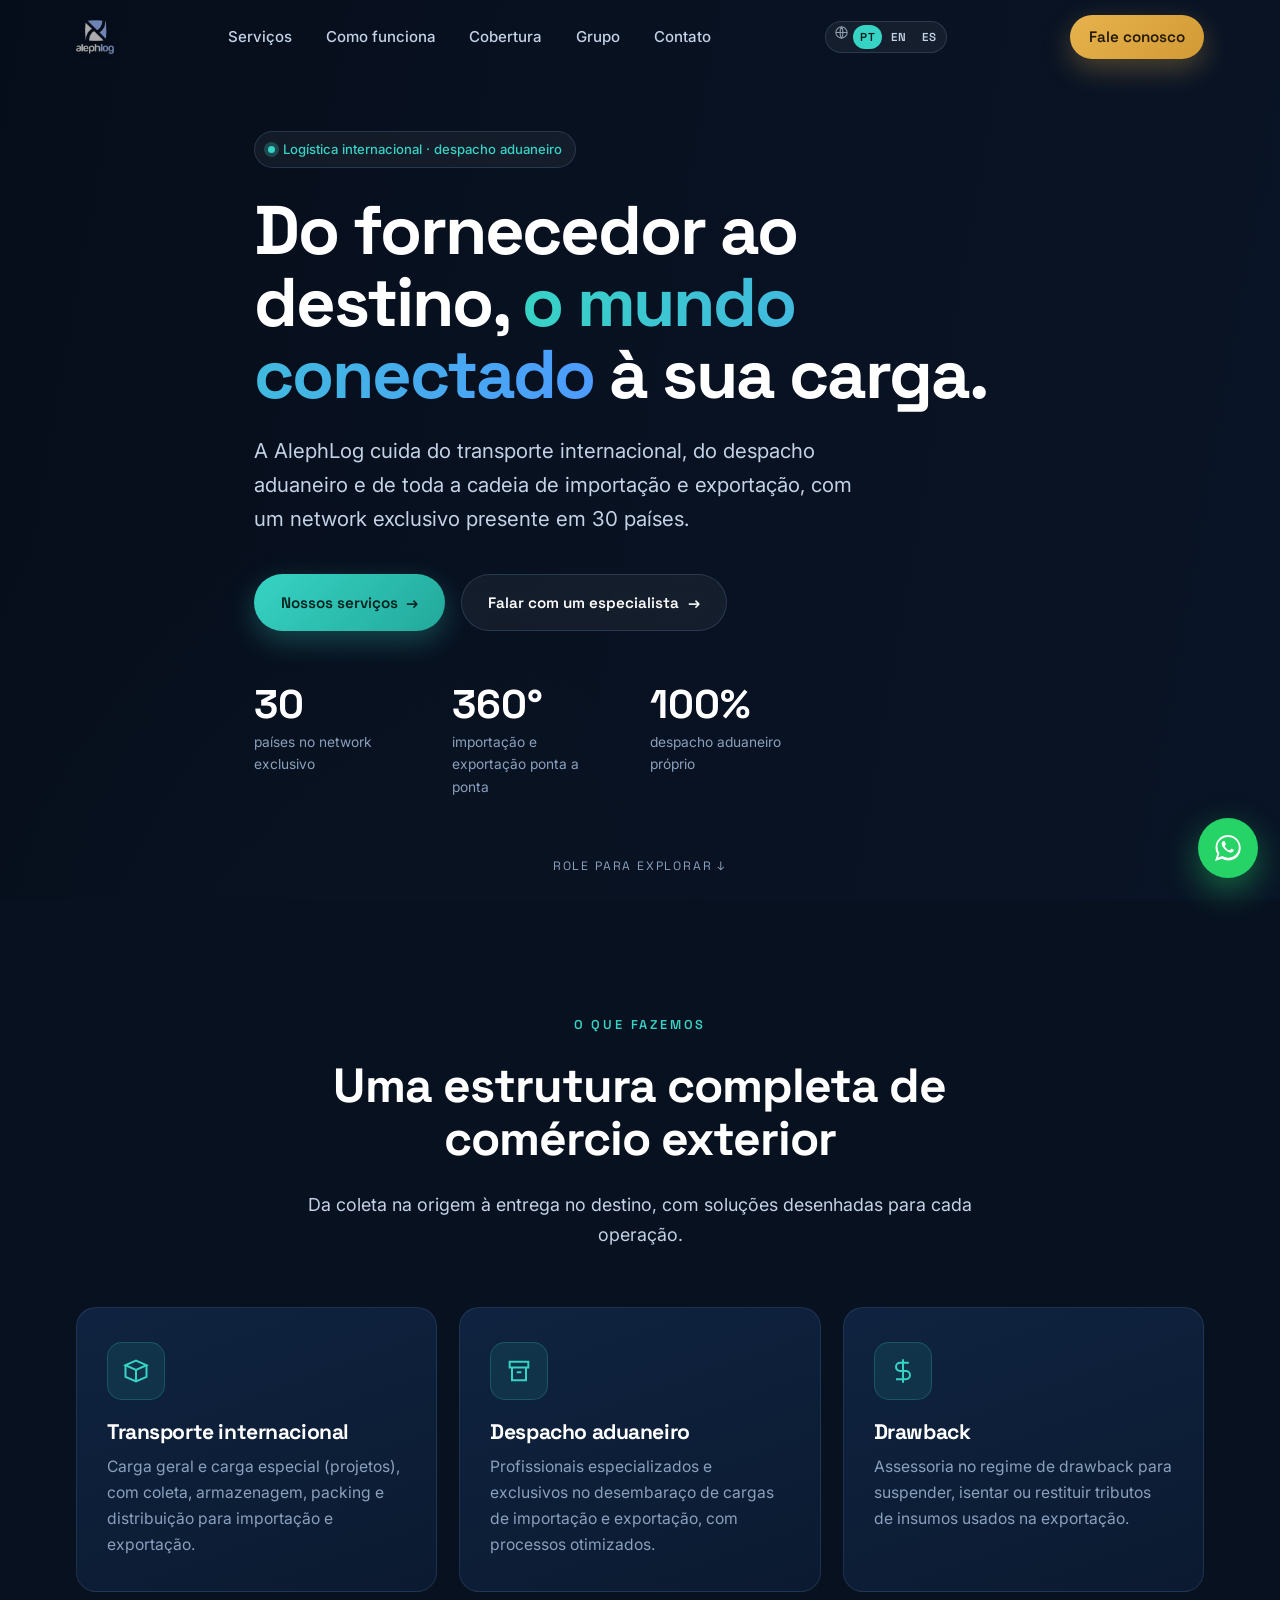
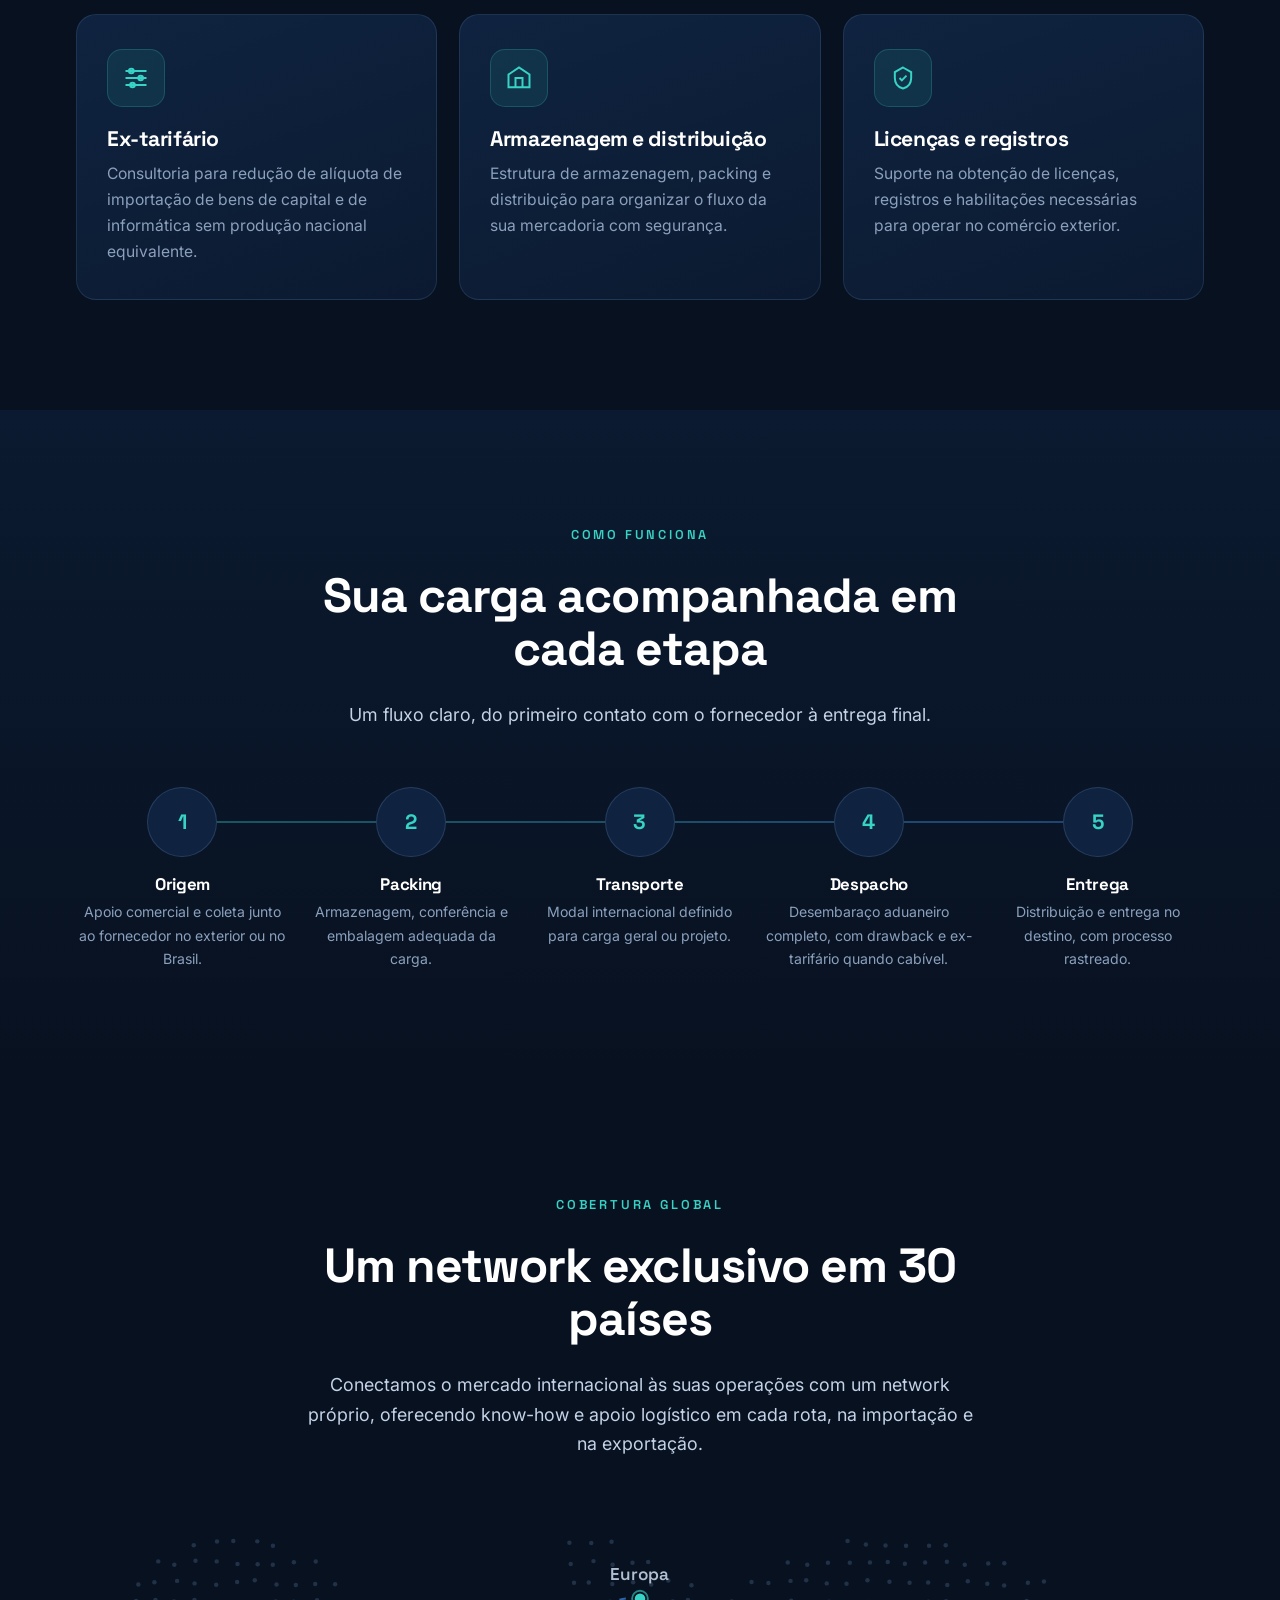
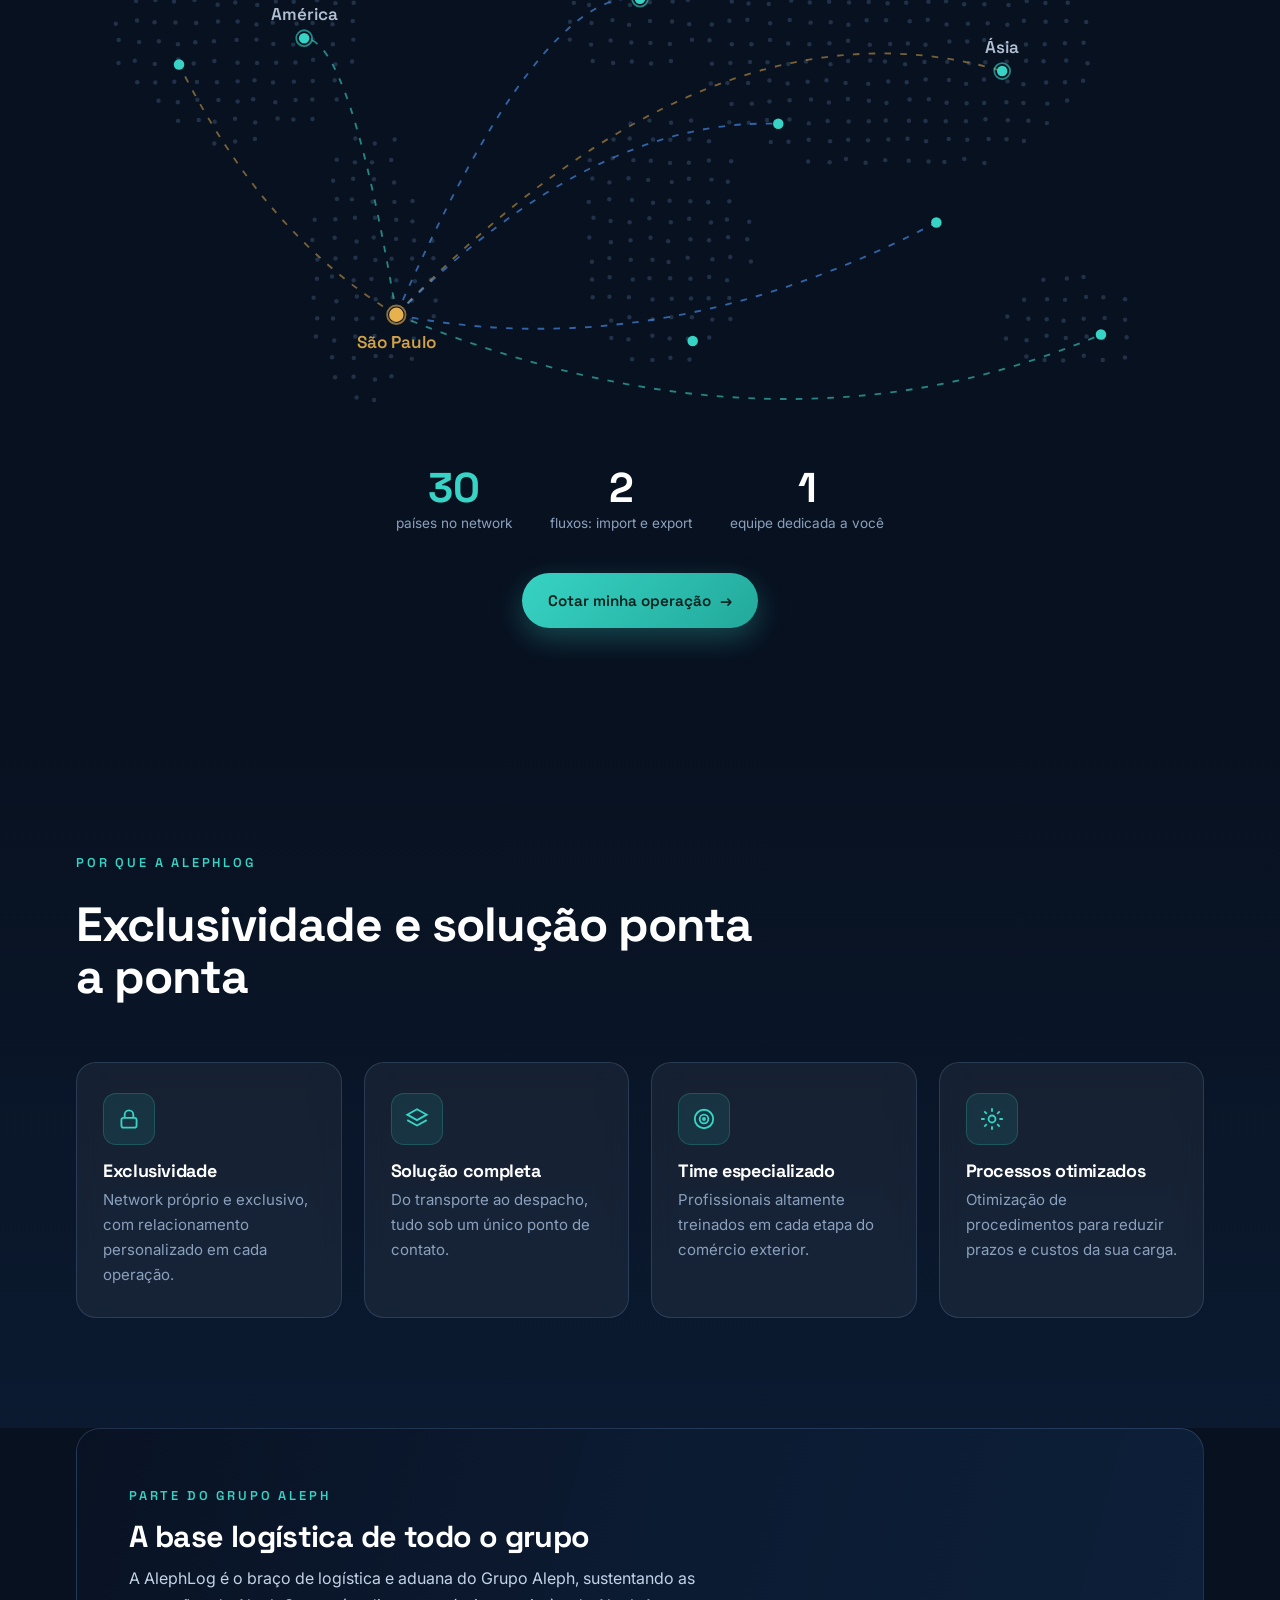
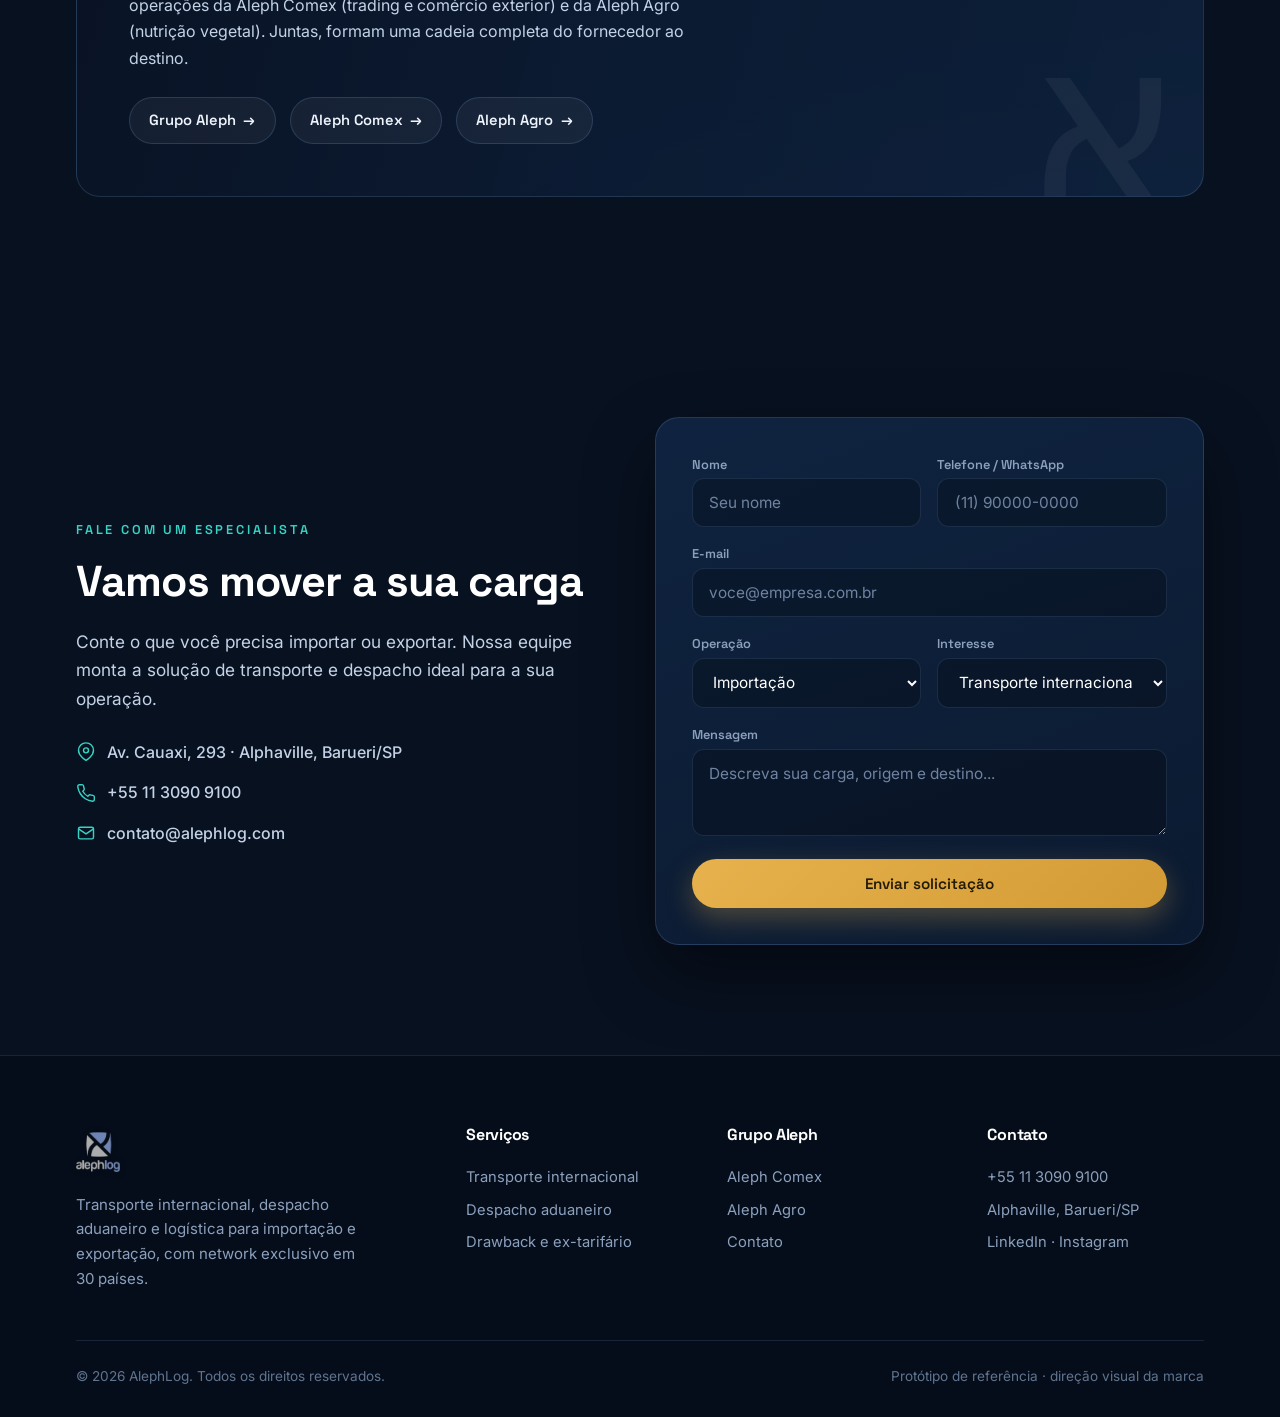
<file: aleph_log_site/index.html>
<!DOCTYPE html>
<html lang="pt-BR">
<head>
<meta charset="UTF-8">
<meta name="viewport" content="width=device-width, initial-scale=1">
<title>AlephLog | Logística internacional e despacho aduaneiro</title>
<meta name="description" content="AlephLog: transporte internacional, despacho aduaneiro, drawback e ex-tarifário, com network exclusivo presente em 30 países. Do fornecedor ao destino.">
<link rel="preconnect" href="https://fonts.googleapis.com">
<link rel="preconnect" href="https://fonts.gstatic.com" crossorigin>
<link href="https://fonts.googleapis.com/css2?family=Space+Grotesk:wght@400;500;600;700&family=Inter:wght@400;500;600;700&display=swap" rel="stylesheet">
<link rel="stylesheet" href="css/styles.css">
</head>
<body>

<!-- NAV -->
<header class="nav" id="nav">
  <div class="nav-in">
    <a class="logo" href="#top" aria-label="AlephLog"><img class="logo-img" src="[data-uri]" alt="AlephLog"></a>
    <nav class="links">
      <a data-i18n="nav_serv" href="#servicos">Serviços</a>
      <a data-i18n="nav_como" href="#processo">Como funciona</a>
      <a data-i18n="nav_cob" href="#cobertura">Cobertura</a>
      <a data-i18n="nav_grupo" href="#grupo">Grupo</a>
      <a data-i18n="nav_contato" href="#contato">Contato</a>
    </nav>
    <div class="langsel" title="Idioma / Language"><svg class="lg-ic" viewBox="0 0 24 24" fill="none" stroke-width="1.7"><circle cx="12" cy="12" r="9"/><path d="M3 12h18M12 3c3 3 3 15 0 18M12 3c-3 3-3 15 0 18"/></svg><button data-lang="pt">PT</button><button data-lang="en">EN</button><button data-lang="es">ES</button></div>
    <a data-i18n="nav_cta" class="btn btn-gold" href="#contato">Fale conosco</a>
    <button class="burger" id="burger" aria-label="Menu"><span></span><span></span><span></span></button>
  </div>
</header>

<!-- HERO -->
<section class="hero" id="top">
  <div class="hero-map">
    <svg viewBox="0 0 1200 700" preserveAspectRatio="xMidYMid slice">
      <path class="arc" d="M180,430 C400,180 700,180 980,300"/>
      <path class="arc b" d="M200,470 C500,560 800,520 1010,360"/>
      <path class="arc c" d="M150,380 C450,300 760,420 1000,240"/>
      <path class="arc b" d="M260,500 C520,360 760,300 960,420"/>
      <g><circle class="pulse" cx="180" cy="430" r="5"/><circle class="pulse-ring" cx="180" cy="430" r="5"/></g>
      <g><circle class="pulse" cx="980" cy="300" r="5"/><circle class="pulse-ring" cx="980" cy="300" r="5"/></g>
      <g><circle class="pulse" cx="1010" cy="360" r="4"/><circle class="pulse-ring" cx="1010" cy="360" r="4"/></g>
      <g><circle class="pulse" cx="1000" cy="240" r="4"/><circle class="pulse-ring" cx="1000" cy="240" r="4"/></g>
      <circle class="dot-city" cx="150" cy="380" r="3"/><circle class="dot-city" cx="260" cy="500" r="3"/><circle class="dot-city" cx="960" cy="420" r="3"/>
    </svg>
  </div>
  <div class="wrap hero-in">
    <span data-i18n="hero_pill" class="pill reveal in"><span class="d"></span> Logística internacional · despacho aduaneiro</span>
    <h1 data-i18n="hero_h1" class="reveal in">Do fornecedor ao destino, <span class="g">o mundo conectado</span> à sua carga.</h1>
    <p data-i18n="hero_p" class="reveal in d1">A AlephLog cuida do transporte internacional, do despacho aduaneiro e de toda a cadeia de importação e exportação, com um network exclusivo presente em 30 países.</p>
    <div class="cta reveal in d2">
      <a data-i18n="hero_b1" class="btn btn-cyan" href="#servicos">Nossos serviços <span class="arw">→</span></a>
      <a data-i18n="hero_b2" class="btn btn-glass" href="#contato">Falar com um especialista <span class="arw">→</span></a>
    </div>
    <div class="hero-stats reveal in d3">
      <div class="hstat"><b data-count="30">30</b><span data-i18n="hero_s1">países no network exclusivo</span></div>
      <div class="hstat"><b>360°</b><span data-i18n="hero_s2">importação e exportação ponta a ponta</span></div>
      <div class="hstat"><b>100%</b><span data-i18n="hero_s3">despacho aduaneiro próprio</span></div>
    </div>
  </div>
  <div data-i18n="scrollcue" class="scroll-cue">role para explorar ↓</div>
</section>

<!-- SERVICES -->
<section class="sec" id="servicos">
  <div class="wrap">
    <div class="sec-head center reveal">
      <span data-i18n="svc_eye" class="eyebrow">O que fazemos</span>
      <h2 data-i18n="svc_h2">Uma estrutura completa de comércio exterior</h2>
      <p data-i18n="svc_p">Da coleta na origem à entrega no destino, com soluções desenhadas para cada operação.</p>
    </div>
    <div class="svc-grid">
      <div class="svc reveal">
        <div class="ic"><svg viewBox="0 0 24 24"><path d="M3 7l9-4 9 4-9 4-9-4z"/><path d="M3 7v10l9 4 9-4V7"/><path d="M12 11v10"/></svg></div>
        <h3 data-i18n="svc1_t">Transporte internacional</h3>
        <p data-i18n="svc1_d">Carga geral e carga especial (projetos), com coleta, armazenagem, packing e distribuição para importação e exportação.</p>
      </div>
      <div class="svc reveal">
        <div class="ic"><svg viewBox="0 0 24 24"><path d="M4 4h16v5H4z"/><path d="M6 9v11h12V9"/><path d="M10 13h4"/></svg></div>
        <h3 data-i18n="svc2_t">Despacho aduaneiro</h3>
        <p data-i18n="svc2_d">Profissionais especializados e exclusivos no desembaraço de cargas de importação e exportação, com processos otimizados.</p>
      </div>
      <div class="svc reveal">
        <div class="ic"><svg viewBox="0 0 24 24"><path d="M12 2v20"/><path d="M17 5H9.5a3.5 3.5 0 0 0 0 7h5a3.5 3.5 0 0 1 0 7H6"/></svg></div>
        <h3 data-i18n="svc3_t">Drawback</h3>
        <p data-i18n="svc3_d">Assessoria no regime de drawback para suspender, isentar ou restituir tributos de insumos usados na exportação.</p>
      </div>
      <div class="svc reveal">
        <div class="ic"><svg viewBox="0 0 24 24"><path d="M3 6h18M3 12h18M3 18h18"/><circle cx="8" cy="6" r="2"/><circle cx="16" cy="12" r="2"/><circle cx="9" cy="18" r="2"/></svg></div>
        <h3 data-i18n="svc4_t">Ex-tarifário</h3>
        <p data-i18n="svc4_d">Consultoria para redução de alíquota de importação de bens de capital e de informática sem produção nacional equivalente.</p>
      </div>
      <div class="svc reveal">
        <div class="ic"><svg viewBox="0 0 24 24"><path d="M3 9l9-6 9 6v11H3z"/><path d="M9 20v-8h6v8"/></svg></div>
        <h3 data-i18n="svc5_t">Armazenagem e distribuição</h3>
        <p data-i18n="svc5_d">Estrutura de armazenagem, packing e distribuição para organizar o fluxo da sua mercadoria com segurança.</p>
      </div>
      <div class="svc reveal">
        <div class="ic"><svg viewBox="0 0 24 24"><path d="M9 12l2 2 4-4"/><path d="M12 3l7 4v5c0 5-3 8-7 9-4-1-7-4-7-9V7z"/></svg></div>
        <h3 data-i18n="svc6_t">Licenças e registros</h3>
        <p data-i18n="svc6_d">Suporte na obtenção de licenças, registros e habilitações necessárias para operar no comércio exterior.</p>
      </div>
    </div>
  </div>
</section>

<!-- PROCESS -->
<section class="sec process" id="processo">
  <div class="wrap">
    <div class="sec-head center reveal">
      <span data-i18n="proc_eye" class="eyebrow">Como funciona</span>
      <h2 data-i18n="proc_h2">Sua carga acompanhada em cada etapa</h2>
      <p data-i18n="proc_p">Um fluxo claro, do primeiro contato com o fornecedor à entrega final.</p>
    </div>
    <div class="flow">
      <div class="step reveal"><div class="num">1</div><h4 data-i18n="st1_t">Origem</h4><p data-i18n="st1_d">Apoio comercial e coleta junto ao fornecedor no exterior ou no Brasil.</p></div>
      <div class="step reveal d1"><div class="num">2</div><h4 data-i18n="st2_t">Packing</h4><p data-i18n="st2_d">Armazenagem, conferência e embalagem adequada da carga.</p></div>
      <div class="step reveal d2"><div class="num">3</div><h4 data-i18n="st3_t">Transporte</h4><p data-i18n="st3_d">Modal internacional definido para carga geral ou projeto.</p></div>
      <div class="step reveal d3"><div class="num">4</div><h4 data-i18n="st4_t">Despacho</h4><p data-i18n="st4_d">Desembaraço aduaneiro completo, com drawback e ex-tarifário quando cabível.</p></div>
      <div class="step reveal d4"><div class="num">5</div><h4 data-i18n="st5_t">Entrega</h4><p data-i18n="st5_d">Distribuição e entrega no destino, com processo rastreado.</p></div>
    </div>
  </div>
</section>

<!-- COVERAGE -->
<section class="sec" id="cobertura">
  <div class="wrap">
    <div class="sec-head center reveal">
      <span data-i18n="cov_eye" class="eyebrow">Cobertura global</span>
      <h2 data-i18n="cov_h2">Um network exclusivo em 30 países</h2>
      <p data-i18n="cov_p">Conectamos o mercado internacional às suas operações com um network próprio, oferecendo know-how e apoio logístico em cada rota, na importação e na exportação.</p>
    </div>
    <div class="worldmap-wrap reveal">
      <svg id="worldmap" viewBox="95 58 820 392" preserveAspectRatio="xMidYMid meet" aria-label="Mapa da cobertura global da AlephLog">
        <g id="wm-dots"></g>
        <g id="wm-arcs">
          <path class="wm-arc" d="M320,360 Q285,150 250,150"/>
          <path class="wm-arc b" d="M320,360 Q430,110 505,120"/>
          <path class="wm-arc g" d="M320,360 Q560,110 780,175"/>
          <path class="wm-arc b" d="M320,360 Q470,210 610,215"/>
          <path class="wm-arc" d="M320,360 Q610,480 855,375"/>
          <path class="wm-arc g" d="M320,360 Q220,300 155,170"/>
          <path class="wm-arc b" d="M320,360 Q520,400 730,290"/>
        </g>
        <g id="wm-hubs">
          <circle class="wm-ring sp" cx="320" cy="360" r="7"/><circle class="wm-hub sp" cx="320" cy="360" r="5.5"/>
          <circle class="wm-ring" cx="250" cy="150" r="6"/><circle class="wm-hub" cx="250" cy="150" r="4"/>
          <circle class="wm-ring" cx="505" cy="120" r="6"/><circle class="wm-hub" cx="505" cy="120" r="4"/>
          <circle class="wm-ring" cx="780" cy="175" r="6"/><circle class="wm-hub" cx="780" cy="175" r="4"/>
          <circle class="wm-hub" cx="610" cy="215" r="4"/>
          <circle class="wm-hub" cx="855" cy="375" r="4"/>
          <circle class="wm-hub" cx="155" cy="170" r="4"/>
          <circle class="wm-hub" cx="545" cy="380" r="4"/>
          <circle class="wm-hub" cx="730" cy="290" r="4"/>
        </g>
        <g id="wm-labels">
          <text class="wm-lab sp" x="320" y="385">São Paulo</text>
          <text data-i18n="map_america" class="wm-lab" x="250" y="136">América</text>
          <text data-i18n="map_europa" class="wm-lab" x="505" y="106">Europa</text>
          <text data-i18n="map_asia" class="wm-lab" x="780" y="161">Ásia</text>
        </g>
      </svg>
    </div>
    <div class="cover-stats" style="justify-content:center;text-align:center">
      <div><b class="u" data-count="30">30</b><span data-i18n="cs1">países no network</span></div>
      <div><b data-count="2">2</b><span data-i18n="cs2">fluxos: import e export</span></div>
      <div><b>1</b><span data-i18n="cs3">equipe dedicada a você</span></div>
    </div>
    <div style="text-align:center;margin-top:2.4rem"><a data-i18n="cov_cta" class="btn btn-cyan" href="#contato">Cotar minha operação <span class="arw">→</span></a></div>
  </div>
</section>

<!-- DIFFERENTIALS -->
<section class="sec diff" id="diferenciais">
  <div class="wrap">
    <div class="sec-head reveal">
      <span data-i18n="diff_eye" class="eyebrow">Por que a AlephLog</span>
      <h2 data-i18n="diff_h2">Exclusividade e solução ponta a ponta</h2>
    </div>
    <div class="diff-grid">
      <div class="dcard reveal"><div class="ic"><svg viewBox="0 0 24 24"><rect x="5" y="11" width="14" height="9" rx="2"/><path d="M8 11V8a4 4 0 0 1 8 0v3"/></svg></div><h4 data-i18n="d1_t">Exclusividade</h4><p data-i18n="d1_d">Network próprio e exclusivo, com relacionamento personalizado em cada operação.</p></div>
      <div class="dcard reveal d1"><div class="ic"><svg viewBox="0 0 24 24"><path d="M12 3l9 5-9 5-9-5 9-5z"/><path d="M3 13l9 5 9-5"/></svg></div><h4 data-i18n="d2_t">Solução completa</h4><p data-i18n="d2_d">Do transporte ao despacho, tudo sob um único ponto de contato.</p></div>
      <div class="dcard reveal d2"><div class="ic"><svg viewBox="0 0 24 24"><circle cx="12" cy="12" r="8.5"/><circle cx="12" cy="12" r="4"/><circle cx="12" cy="12" r="1"/></svg></div><h4 data-i18n="d3_t">Time especializado</h4><p data-i18n="d3_d">Profissionais altamente treinados em cada etapa do comércio exterior.</p></div>
      <div class="dcard reveal d3"><div class="ic"><svg viewBox="0 0 24 24"><circle cx="12" cy="12" r="3.2"/><path d="M12 2v3.2M12 18.8V22M2 12h3.2M18.8 12H22M4.9 4.9l2.3 2.3M16.8 16.8l2.3 2.3M19.1 4.9l-2.3 2.3M7.2 16.8l-2.3 2.3"/></svg></div><h4 data-i18n="d4_t">Processos otimizados</h4><p data-i18n="d4_d">Otimização de procedimentos para reduzir prazos e custos da sua carga.</p></div>
    </div>
  </div>
</section>

<!-- GROUP -->
<section class="sec" id="grupo" style="padding-top:0">
  <div class="wrap">
    <div class="group-band reveal">
      <span data-i18n="grp_eye" class="eyebrow">Parte do Grupo Aleph</span>
      <h2 data-i18n="grp_h2" style="margin-top:.4em">A base logística de todo o grupo</h2>
      <p data-i18n="grp_p">A AlephLog é o braço de logística e aduana do Grupo Aleph, sustentando as operações da Aleph Comex (trading e comércio exterior) e da Aleph Agro (nutrição vegetal). Juntas, formam uma cadeia completa do fornecedor ao destino.</p>
      <div class="group-links"><a class="glink" href="../grupo_aleph_site/index.html" target="_blank" rel="noopener">Grupo Aleph <span class="arw">→</span></a>
        <a class="glink" href="../aleph_comex_site/index.html" target="_blank" rel="noopener">Aleph Comex <span class="arw">→</span></a>
        <a class="glink" href="../aleph_agro_site/index.html" target="_blank" rel="noopener">Aleph Agro <span class="arw">→</span></a>
      </div>
    </div>
  </div>
</section>

<!-- CONTACT -->
<section class="sec contact" id="contato">
  <div class="wrap contact-in">
    <div class="reveal">
      <span data-i18n="con_eye" class="eyebrow">Fale com um especialista</span>
      <h2 data-i18n="con_h2">Vamos mover a sua carga</h2>
      <p data-i18n="con_p" style="color:var(--soft);font-size:1.08rem">Conte o que você precisa importar ou exportar. Nossa equipe monta a solução de transporte e despacho ideal para a sua operação.</p>
      <div class="info">
        <div><svg viewBox="0 0 24 24"><path d="M21 10c0 7-9 12-9 12s-9-5-9-12a9 9 0 0 1 18 0z"/><circle cx="12" cy="10" r="3"/></svg> Av. Cauaxi, 293 · Alphaville, Barueri/SP</div>
        <div><svg viewBox="0 0 24 24"><path d="M22 16.9v3a2 2 0 0 1-2.2 2 19.8 19.8 0 0 1-8.6-3 19.5 19.5 0 0 1-6-6 19.8 19.8 0 0 1-3-8.6A2 2 0 0 1 4.1 2h3a2 2 0 0 1 2 1.7c.1 1 .4 1.9.7 2.8a2 2 0 0 1-.5 2.1L8.1 9.9a16 16 0 0 0 6 6l1.3-1.3a2 2 0 0 1 2.1-.4c.9.3 1.8.6 2.8.7a2 2 0 0 1 1.7 2z"/></svg> +55 11 3090 9100</div>
        <div><svg viewBox="0 0 24 24"><rect x="3" y="5" width="18" height="14" rx="2"/><path d="M3 7l9 6 9-6"/></svg> contato@alephlog.com</div>
      </div>
    </div>
    <form class="quote" id="qform" novalidate>
      <div style="display:grid;grid-template-columns:1fr 1fr;gap:16px">
        <div><label data-i18n="l_nome">Nome</label><input type="text" placeholder="Seu nome" required data-i18n-ph="ph_nome"></div>
        <div><label data-i18n="l_tel">Telefone / WhatsApp</label><input type="tel" placeholder="(11) 90000-0000"></div>
      </div>
      <div><label data-i18n="l_email">E-mail</label><input type="email" placeholder="voce@empresa.com.br" required></div>
      <div style="display:grid;grid-template-columns:1fr 1fr;gap:16px">
        <div><label data-i18n="l_op">Operação</label>
          <select><option data-i18n="opt_imp">Importação</option><option data-i18n="opt_exp">Exportação</option><option data-i18n="opt_impexp">Importação e exportação</option></select>
        </div>
        <div><label data-i18n="l_int">Interesse</label>
          <select><option data-i18n="opt_t1">Transporte internacional</option><option data-i18n="opt_t2">Despacho aduaneiro</option><option data-i18n="opt_t3">Drawback / ex-tarifário</option><option data-i18n="opt_t4">Solução completa</option></select>
        </div>
      </div>
      <div><label data-i18n="l_msg">Mensagem</label><textarea rows="3" placeholder="Descreva sua carga, origem e destino..." data-i18n-ph="ph_msg"></textarea></div>
      <button class="btn btn-gold" type="submit" style="justify-content:center;width:100%" data-i18n="btn_send">Enviar solicitação</button>
      <div data-i18n="okmsg" class="ok-msg" id="ok">✓ Solicitação recebida! Este é um protótipo, nenhum dado foi enviado.</div>
    </form>
  </div>
</section>

<!-- FOOTER -->
<footer>
  <div class="wrap">
    <div class="foot-grid">
      <div class="foot-brand">
        <a class="logo" href="#top"><img class="logo-img foot" src="[data-uri]" alt="AlephLog"></a>
        <p data-i18n="foot_p">Transporte internacional, despacho aduaneiro e logística para importação e exportação, com network exclusivo em 30 países.</p>
      </div>
      <div><h4 data-i18n="foot_serv">Serviços</h4><a data-i18n="foot_l1" href="#servicos">Transporte internacional</a><a data-i18n="foot_l2" href="#servicos">Despacho aduaneiro</a><a data-i18n="foot_l3" href="#servicos">Drawback e ex-tarifário</a></div>
      <div><h4 data-i18n="foot_grp">Grupo Aleph</h4><a href="../aleph_comex_site/index.html" target="_blank" rel="noopener">Aleph Comex</a><a href="../aleph_agro_site/index.html" target="_blank" rel="noopener">Aleph Agro</a><a data-i18n="foot_contato_link" href="#contato">Contato</a></div>
      <div><h4 data-i18n="foot_contato2">Contato</h4><a href="#">+55 11 3090 9100</a><a href="#">Alphaville, Barueri/SP</a><a href="#">LinkedIn · Instagram</a></div>
    </div>
    <div class="foot-bot">
      <span data-i18n="foot_copy">© 2026 AlephLog. Todos os direitos reservados.</span>
      <span data-i18n="foot_proto">Protótipo de referência · direção visual da marca</span>
    </div>
  </div>
</footer>

<a class="wa" href="#" aria-label="WhatsApp" title="WhatsApp"><svg viewBox="0 0 32 32"><path d="M16 3C9 3 3.5 8.5 3.5 15.5c0 2.4.7 4.6 1.8 6.5L3 29l7.2-2.2c1.8 1 3.9 1.6 6 1.6 7 0 12.5-5.5 12.5-12.5S23 3 16 3zm0 22.7c-1.9 0-3.7-.5-5.2-1.4l-.4-.2-4.3 1.3 1.3-4.2-.3-.4a10.2 10.2 0 0 1-1.6-5.6C5.2 9.6 10 5 16 5s10.8 4.6 10.8 10.5S22 25.7 16 25.7zm5.9-7.8c-.3-.2-1.9-1-2.2-1.1-.3-.1-.5-.2-.7.2-.2.3-.8 1-1 1.2-.2.2-.4.2-.7.1-.3-.2-1.4-.5-2.6-1.6-1-.9-1.6-1.9-1.8-2.3-.2-.3 0-.5.1-.7l.5-.6c.2-.2.2-.3.3-.5.1-.2 0-.4 0-.6l-1-2.4c-.3-.6-.5-.5-.7-.5h-.6c-.2 0-.5.1-.8.4-.3.3-1 1-1 2.5s1.1 2.9 1.2 3.1c.2.2 2.1 3.3 5.1 4.6 2.5 1.1 3 .9 3.6.8.5-.1 1.7-.7 1.9-1.4.2-.7.2-1.2.2-1.4-.1-.1-.3-.2-.6-.4z"/></svg></a>

<script src="js/main.js"></script>
</body>
</html>
</file>
<file: aleph_log_site/css/styles.css>
:root {
  --night: #081120;
  --deep: #0b1a30;
  --panel: #0f2340;
  --panel2: #12294a;
  --steel: #1c4470;
  --cyan: #37d3c4;
  --sky: #4d9bff;
  --gold: #e7b24d;
  --ink: #eef4fb;
  --soft: #c3d2e6;
  --muted: #8ba0bd;
  --line: rgba(120, 160, 210, .16);
  --glass: rgba(255, 255, 255, .05);
  --glass-line: rgba(140, 180, 230, .18);
  --radius: 20px;
  --shadow: 0 30px 70px rgba(0, 0, 0, .45);
  --maxw: 1180px;
  --f-head: 'Space Grotesk', system-ui, sans-serif;
  --f-body: 'Inter', system-ui, sans-serif;
}

* {
  box-sizing: border-box;
  margin: 0;
  padding: 0
}

html {
  scroll-behavior: smooth
}

body {
  font-family: var(--f-body);
  color: var(--ink);
  background: var(--night);
  line-height: 1.65;
  -webkit-font-smoothing: antialiased;
  overflow-x: hidden
}

h1,
h2,
h3,
h4 {
  font-family: var(--f-head);
  font-weight: 700;
  line-height: 1.1;
  letter-spacing: -.02em;
  color: #fff
}

a {
  text-decoration: none;
  color: inherit
}

.wrap {
  max-width: var(--maxw);
  margin: 0 auto;
  padding: 0 26px
}

.eyebrow {
  font-family: var(--f-head);
  font-size: .8rem;
  letter-spacing: .22em;
  text-transform: uppercase;
  font-weight: 600;
  color: var(--cyan)
}

.btn {
  position: relative;
  display: inline-flex;
  align-items: center;
  gap: .55em;
  padding: .98em 1.75em;
  border-radius: 999px;
  font-weight: 600;
  font-size: .95rem;
  font-family: var(--f-head);
  cursor: pointer;
  border: 0;
  white-space: nowrap;
  overflow: hidden;
  isolation: isolate;
  transition: transform .4s cubic-bezier(.2, .85, .25, 1), box-shadow .4s, background .3s, color .3s, border-color .3s
}

.btn::before {
  content: "";
  position: absolute;
  inset: 0;
  z-index: 0;
  background: linear-gradient(115deg, transparent 25%, rgba(255, 255, 255, .35) 50%, transparent 75%);
  transform: translateX(-130%);
  transition: transform .7s cubic-bezier(.2, .8, .2, 1)
}

.btn:hover::before {
  transform: translateX(130%)
}

.btn>* {
  position: relative;
  z-index: 1
}

.btn:active {
  transform: translateY(-1px) scale(.98)
}

.btn .arw {
  display: inline-block;
  transition: transform .4s cubic-bezier(.2, .85, .25, 1)
}

.btn:hover .arw {
  transform: translateX(5px)
}

.btn-gold {
  background: linear-gradient(135deg, var(--gold), #d29a34);
  color: #231a05;
  box-shadow: 0 10px 28px rgba(231, 178, 77, .3)
}

.btn-gold:hover {
  transform: translateY(-3px);
  box-shadow: 0 20px 44px rgba(231, 178, 77, .44)
}

.btn-cyan {
  background: linear-gradient(135deg, var(--cyan), #22a99b);
  color: #04201c;
  box-shadow: 0 10px 28px rgba(55, 211, 196, .28)
}

.btn-cyan:hover {
  transform: translateY(-3px);
  box-shadow: 0 20px 44px rgba(55, 211, 196, .42)
}

.btn-glass {
  background: var(--glass);
  color: #fff;
  border: 1px solid var(--glass-line);
  backdrop-filter: blur(10px)
}

.btn-glass:hover {
  background: rgba(255, 255, 255, .13);
  transform: translateY(-3px)
}

.reveal {
  opacity: 0;
  transform: translateY(34px);
  transition: opacity .8s cubic-bezier(.16, .8, .3, 1), transform .8s cubic-bezier(.16, .8, .3, 1)
}

.reveal.in {
  opacity: 1;
  transform: none
}

.reveal.d1 {
  transition-delay: .08s
}

.reveal.d2 {
  transition-delay: .16s
}

.reveal.d3 {
  transition-delay: .24s
}

.reveal.d4 {
  transition-delay: .32s
}

.svc:nth-child(3n+2) {
  transition-delay: .08s
}

.svc:nth-child(3n+0) {
  transition-delay: .16s
}

/* NAV */
header.nav {
  position: fixed;
  top: 0;
  left: 0;
  right: 0;
  z-index: 100;
  transition: .35s
}

.nav-in {
  display: flex;
  align-items: center;
  justify-content: space-between;
  height: 74px;
  max-width: var(--maxw);
  margin: 0 auto;
  padding: 0 26px
}

header.nav.solid {
  background: rgba(8, 17, 32, .82);
  backdrop-filter: blur(16px);
  border-bottom: 1px solid var(--line)
}

.logo {
  display: flex;
  align-items: center;
  gap: .6em;
  font-family: var(--f-head);
  font-weight: 700;
  font-size: 1.3rem;
  color: #fff;
  letter-spacing: -.02em
}

.logo .mk {
  width: 38px;
  height: 38px;
  border-radius: 11px;
  background: linear-gradient(140deg, var(--cyan), var(--sky));
  display: grid;
  place-items: center;
  position: relative;
  overflow: hidden
}

.logo .mk svg {
  width: 22px;
  height: 22px
}

.logo img {
  height: 34px;
  width: auto;
  display: block;
  filter: drop-shadow(0 1px 3px rgba(0, 0, 0, .22))
}

footer .logo img {
  height: 40px
}

.logo b {
  font-weight: 700
}

.logo b span {
  color: var(--cyan)
}

nav.links {
  display: flex;
  gap: 2.1rem;
  align-items: center
}

nav.links a {
  font-size: .94rem;
  font-weight: 500;
  color: var(--soft);
  transition: .2s
}

nav.links a:hover {
  color: var(--cyan)
}

.nav .btn {
  padding: .62em 1.25em
}

.burger {
  display: none;
  background: none;
  border: 0;
  cursor: pointer;
  width: 30px;
  height: 24px;
  position: relative
}

.burger span {
  position: absolute;
  left: 0;
  height: 2.5px;
  width: 100%;
  background: #fff;
  border-radius: 2px;
  transition: .3s
}

.burger span:nth-child(1) {
  top: 0
}

.burger span:nth-child(2) {
  top: 10px
}

.burger span:nth-child(3) {
  top: 20px
}

/* HERO */
.hero {
  position: relative;
  min-height: 100vh;
  display: flex;
  align-items: center;
  overflow: hidden;
  background:
    linear-gradient(100deg, rgba(6, 13, 26, .96) 0%, rgba(8, 17, 32, .9) 40%, rgba(10, 22, 42, .6) 100%),
    radial-gradient(900px 600px at 12% 100%, rgba(55, 211, 196, .14), transparent 60%),
    url('https://images.unsplash.com/photo-1700777685830-f501e67260e6?w=1600&q=80&auto=format&fit=crop') center right/cover no-repeat,
    var(--night)
}

.hero-map {
  display: none
}

.hero-map svg {
  width: 100%;
  height: 100%
}

.dot-city {
  fill: var(--cyan)
}

.arc {
  fill: none;
  stroke: var(--cyan);
  stroke-width: 1.4;
  stroke-dasharray: 6 8;
  opacity: .55;
  animation: dash 6s linear infinite
}

.arc.b {
  stroke: var(--sky);
  animation-duration: 8s
}

.arc.c {
  stroke: var(--gold);
  opacity: .4;
  animation-duration: 10s
}

@keyframes dash {
  to {
    stroke-dashoffset: -140
  }
}

.pulse {
  fill: var(--cyan);
  opacity: .9
}

.pulse-ring {
  fill: none;
  stroke: var(--cyan);
  stroke-width: 1.5;
  opacity: .6;
  transform-origin: center;
  animation: ping 3s ease-out infinite
}

@keyframes ping {
  0% {
    transform: scale(.4);
    opacity: .7
  }

  80%,
  100% {
    transform: scale(2.4);
    opacity: 0
  }
}

.hero-in {
  position: relative;
  z-index: 3;
  padding: 120px 24px 90px;
  max-width: 820px
}

.hero .pill {
  display: inline-flex;
  align-items: center;
  gap: .6em;
  padding: .5em 1em;
  border-radius: 999px;
  background: var(--glass);
  border: 1px solid var(--glass-line);
  backdrop-filter: blur(10px);
  font-size: .82rem;
  font-weight: 500;
  color: var(--cyan);
  margin-bottom: 1.6rem
}

.hero .pill .d {
  width: 7px;
  height: 7px;
  border-radius: 50%;
  background: var(--cyan);
  box-shadow: 0 0 0 4px rgba(55, 211, 196, .25)
}

.hero h1 {
  color: #fff;
  font-size: clamp(2.4rem, 5.4vw, 4.3rem);
  font-weight: 700;
  letter-spacing: -.03em;
  text-wrap: balance;
  line-height: 1.05
}

.hero h1 .g {
  background: linear-gradient(100deg, var(--cyan), var(--sky));
  -webkit-background-clip: text;
  background-clip: text;
  -webkit-text-fill-color: transparent
}

.hero p {
  font-size: clamp(1.05rem, 2vw, 1.28rem);
  color: var(--soft);
  max-width: 600px;
  margin: 1.5rem 0 0
}

.hero .cta {
  display: flex;
  gap: 1rem;
  margin-top: 2.4rem;
  flex-wrap: wrap
}

.hero-stats {
  display: flex;
  gap: 3rem;
  margin-top: 3.4rem;
  flex-wrap: wrap
}

.hstat b {
  font-family: var(--f-head);
  display: block;
  font-size: 2.5rem;
  font-weight: 700;
  color: #fff;
  line-height: 1
}

.hstat b .u {
  color: var(--cyan)
}

.hstat span {
  font-size: .86rem;
  color: var(--muted);
  margin-top: .4em;
  display: block;
  max-width: 150px
}

.scroll-cue {
  position: absolute;
  bottom: 24px;
  left: 50%;
  transform: translateX(-50%);
  z-index: 3;
  color: var(--muted);
  font-size: .76rem;
  font-family: var(--f-head);
  letter-spacing: .15em;
  text-transform: uppercase;
  animation: bob 2s ease-in-out infinite
}

@keyframes bob {

  0%,
  100% {
    transform: translateX(-50%) translateY(0)
  }

  50% {
    transform: translateX(-50%) translateY(8px)
  }
}

section {
  position: relative
}

.sec {
  padding: 110px 0
}

.sec-head {
  max-width: 680px;
  margin-bottom: 58px
}

.sec-head.center {
  margin-left: auto;
  margin-right: auto;
  text-align: center
}

.sec-head h2 {
  font-size: clamp(2rem, 4.2vw, 3rem);
  margin: .5em 0 .5em
}

.sec-head p {
  color: var(--soft);
  font-size: 1.12rem
}

/* SERVICES */
.svc-grid {
  display: grid;
  grid-template-columns: repeat(3, 1fr);
  gap: 22px
}

.svc {
  background: linear-gradient(160deg, var(--panel), var(--deep));
  border: 1px solid var(--line);
  border-radius: var(--radius);
  padding: 34px 30px;
  transition: .3s;
  position: relative;
  overflow: hidden
}

.svc::before {
  content: "";
  position: absolute;
  left: 0;
  top: 0;
  width: 100%;
  height: 3px;
  background: linear-gradient(90deg, var(--cyan), var(--sky));
  transform: scaleX(0);
  transform-origin: left;
  transition: .4s
}

.svc:hover {
  transform: translateY(-6px);
  box-shadow: var(--shadow);
  border-color: var(--glass-line)
}

.svc:hover::before {
  transform: scaleX(1)
}

.svc .ic {
  width: 58px;
  height: 58px;
  border-radius: 15px;
  display: grid;
  place-items: center;
  margin-bottom: 20px;
  background: rgba(55, 211, 196, .1);
  border: 1px solid rgba(55, 211, 196, .22)
}

.svc .ic svg {
  width: 28px;
  height: 28px;
  stroke: var(--cyan);
  fill: none;
  stroke-width: 1.7
}

.svc h3 {
  font-size: 1.32rem;
  margin-bottom: .5em
}

.svc p {
  color: var(--muted);
  font-size: .98rem
}

/* PROCESS */
.process {
  background: linear-gradient(180deg, var(--deep), var(--night))
}

.flow {
  display: grid;
  grid-template-columns: repeat(5, 1fr);
  gap: 16px;
  position: relative
}

.flow::before {
  content: "";
  position: absolute;
  top: 34px;
  left: 8%;
  right: 8%;
  height: 2px;
  background: linear-gradient(90deg, var(--cyan), var(--sky));
  opacity: .35
}

.step {
  text-align: center;
  position: relative;
  z-index: 2
}

.step .num {
  width: 70px;
  height: 70px;
  margin: 0 auto 18px;
  border-radius: 50%;
  background: var(--panel);
  border: 1px solid var(--glass-line);
  display: grid;
  place-items: center;
  font-family: var(--f-head);
  font-weight: 700;
  font-size: 1.3rem;
  color: var(--cyan);
  position: relative
}

.step:hover .num {
  background: linear-gradient(140deg, var(--cyan), var(--sky));
  color: #04201c;
  transform: translateY(-4px);
  transition: .3s
}

.step h4 {
  font-size: 1.05rem;
  margin-bottom: .4em
}

.step p {
  color: var(--muted);
  font-size: .88rem
}

/* COVERAGE */
.cover-in {
  display: grid;
  grid-template-columns: 1fr 1fr;
  gap: 56px;
  align-items: center
}

.cover-txt h2 {
  font-size: clamp(1.9rem, 3.8vw, 2.8rem);
  margin: .4em 0 .5em
}

.cover-txt p {
  color: var(--soft);
  font-size: 1.08rem;
  margin-bottom: 1.4em
}

.cover-stats {
  display: flex;
  gap: 2.4rem;
  flex-wrap: wrap;
  margin-top: 1.4em
}

.cover-stats b {
  font-family: var(--f-head);
  display: block;
  font-size: 2.6rem;
  color: #fff;
  line-height: 1
}

.cover-stats b.u {
  color: var(--cyan)
}

.cover-stats span {
  font-size: .85rem;
  color: var(--muted)
}

.globe {
  position: relative;
  aspect-ratio: 1;
  max-width: 420px;
  margin: 0 auto;
  width: 100%
}

.globe svg {
  width: 100%;
  height: 100%
}

.gcircle {
  fill: none;
  stroke: var(--glass-line)
}

.gnode {
  fill: var(--cyan)
}

.gnode.s {
  fill: var(--sky)
}

.gspin {
  transform-origin: center;
  animation: spin 40s linear infinite
}

@keyframes spin {
  to {
    transform: rotate(360deg)
  }
}

/* WORLD MAP */
.worldmap-wrap {
  position: relative;
  max-width: 1080px;
  margin: 6px auto 34px
}

.wm-lab {
  fill: var(--soft);
  font-family: var(--f-head);
  font-size: 13px;
  font-weight: 600;
  text-anchor: middle;
  opacity: .9
}

.wm-lab.sp {
  fill: var(--gold)
}

#worldmap {
  width: 100%;
  height: auto;
  display: block;
  overflow: visible
}

.wm-dot {
  fill: rgba(120, 165, 215, .22)
}

.wm-arc {
  fill: none;
  stroke: var(--cyan);
  stroke-width: 1.4;
  stroke-dasharray: 5 7;
  opacity: .6;
  animation: dash 6s linear infinite
}

.wm-arc.b {
  stroke: var(--sky);
  animation-duration: 8s
}

.wm-arc.g {
  stroke: var(--gold);
  opacity: .5;
  animation-duration: 10s
}

.wm-hub {
  fill: var(--cyan)
}

.wm-hub.sp {
  fill: var(--gold)
}

.wm-ring {
  fill: none;
  stroke: var(--cyan);
  stroke-width: 1.4;
  opacity: .6;
  transform-box: fill-box;
  transform-origin: center;
  animation: ping 3s ease-out infinite
}

.wm-ring.sp {
  stroke: var(--gold)
}

/* DIFFERENTIALS */
.diff {
  background: linear-gradient(180deg, var(--night), var(--deep))
}

.diff-grid {
  display: grid;
  grid-template-columns: repeat(4, 1fr);
  gap: 22px
}

.dcard {
  background: var(--glass);
  border: 1px solid var(--glass-line);
  border-radius: var(--radius);
  padding: 30px 26px;
  backdrop-filter: blur(12px);
  transition: .3s
}

.dcard:hover {
  transform: translateY(-5px);
  background: rgba(255, 255, 255, .09)
}

.dcard .ic {
  width: 52px;
  height: 52px;
  border-radius: 13px;
  background: rgba(55, 211, 196, .1);
  border: 1px solid rgba(55, 211, 196, .22);
  display: grid;
  place-items: center;
  margin-bottom: 16px
}

.dcard .ic svg {
  width: 26px;
  height: 26px;
  stroke: var(--cyan);
  fill: none;
  stroke-width: 1.7
}

.dcard h4 {
  font-size: 1.12rem;
  margin-bottom: .4em
}

.dcard p {
  color: var(--muted);
  font-size: .94rem
}

/* GROUP band */
.group-band {
  background: linear-gradient(105deg, rgba(9, 19, 36, .97) 0%, rgba(12, 27, 50, .94) 45%, rgba(14, 34, 62, .86) 100%), radial-gradient(130% 150% at 88% 130%, rgba(90, 160, 255, .14), transparent 55%), url('https://images.unsplash.com/photo-1678182451047-196f22a4143e?w=1600&q=80&auto=format&fit=crop') center/cover; background-blend-mode: normal;
  border-radius: 24px;
  padding: 52px;
  position: relative;
  overflow: hidden;
  border: 1px solid var(--glass-line)
}

.group-band::before {
  content: "א";
  position: absolute;
  right: 20px;
  bottom: -50px;
  font-size: 15rem;
  font-family: var(--f-head);
  color: rgba(255, 255, 255, .05);
  line-height: 1
}

.group-band h2 {
  font-size: 1.9rem;
  margin-bottom: .4em
}

.group-band p {
  color: var(--soft);
  max-width: 600px;
  margin-bottom: 1.6em
}

.group-links {
  display: flex;
  gap: 14px;
  flex-wrap: wrap
}

.glink {
  display: inline-flex;
  align-items: center;
  gap: .5em;
  padding: .7em 1.3em;
  border-radius: 999px;
  background: var(--glass);
  border: 1px solid var(--glass-line);
  font-family: var(--f-head);
  font-weight: 600;
  font-size: .92rem;
  transition: .25s
}

.glink:hover {
  background: rgba(255, 255, 255, .12);
  transform: translateY(-2px)
}

/* CONTACT */
.contact-in {
  display: grid;
  grid-template-columns: 1fr 1.05fr;
  gap: 56px;
  align-items: center
}

.contact h2 {
  font-size: clamp(1.9rem, 3.8vw, 2.7rem);
  margin: .4em 0 .5em
}

.contact .info {
  margin-top: 1.6em;
  display: grid;
  gap: .9em
}

.contact .info div {
  display: flex;
  align-items: center;
  gap: .7em;
  color: var(--soft);
  font-weight: 500
}

.contact .info svg {
  width: 20px;
  height: 20px;
  stroke: var(--cyan);
  fill: none;
  stroke-width: 1.7;
  flex: 0 0 auto
}

form.quote {
  background: linear-gradient(160deg, var(--panel), var(--deep));
  border: 1px solid var(--glass-line);
  border-radius: 24px;
  padding: 36px;
  box-shadow: var(--shadow);
  display: grid;
  gap: 16px
}

form.quote label {
  font-family: var(--f-head);
  font-size: .8rem;
  font-weight: 600;
  color: var(--muted);
  margin-bottom: .3em;
  display: block
}

form.quote input,
form.quote select,
form.quote textarea {
  width: 100%;
  padding: .9em 1.05em;
  border: 1px solid var(--line);
  border-radius: 12px;
  font-size: .96rem;
  font-family: var(--f-body);
  background: rgba(0, 0, 0, .25);
  color: #fff;
  transition: .2s
}

form.quote input::placeholder,
form.quote textarea::placeholder {
  color: #6f83a0
}

form.quote input:focus,
form.quote select:focus,
form.quote textarea:focus {
  outline: none;
  border-color: var(--cyan);
  box-shadow: 0 0 0 3px rgba(55, 211, 196, .16)
}

form.quote option {
  background: var(--panel)
}

.ok-msg {
  display: none;
  background: rgba(55, 211, 196, .12);
  color: var(--cyan);
  border-radius: 12px;
  padding: 1em;
  text-align: center;
  font-weight: 600;
  font-family: var(--f-head)
}

/* FOOTER */
footer {
  background: #060d1a;
  color: var(--muted);
  padding: 70px 0 30px;
  border-top: 1px solid var(--line)
}

.foot-grid {
  display: grid;
  grid-template-columns: 1.6fr 1fr 1fr 1fr;
  gap: 44px;
  margin-bottom: 48px
}

footer h4 {
  color: #fff;
  font-family: var(--f-head);
  font-size: 1rem;
  margin-bottom: 1.1em
}

footer a {
  display: block;
  color: var(--muted);
  font-size: .92rem;
  padding: .28em 0;
  transition: .2s
}

footer a:hover {
  color: var(--cyan)
}

.foot-brand p {
  font-size: .94rem;
  max-width: 290px;
  margin-top: 1em
}

.foot-bot {
  border-top: 1px solid var(--line);
  padding-top: 24px;
  display: flex;
  justify-content: space-between;
  flex-wrap: wrap;
  gap: 12px;
  font-size: .85rem;
  color: #5f748f
}

.wa {
  position: fixed;
  right: 22px;
  bottom: 22px;
  width: 60px;
  height: 60px;
  border-radius: 50%;
  background: #25D366;
  display: grid;
  place-items: center;
  box-shadow: 0 12px 34px rgba(37, 211, 102, .45);
  z-index: 90;
  transition: .25s
}

.wa:hover {
  transform: scale(1.09)
}

.wa svg {
  width: 32px;
  height: 32px;
  fill: #fff
}

@media(max-width:1000px) {
  .svc-grid {
    grid-template-columns: 1fr 1fr
  }

  .flow {
    grid-template-columns: repeat(2, 1fr);
    gap: 30px
  }

  .flow::before {
    display: none
  }

  .diff-grid {
    grid-template-columns: 1fr 1fr
  }

  .cover-in,
  .contact-in {
    grid-template-columns: 1fr;
    gap: 40px
  }

  .foot-grid {
    grid-template-columns: 1fr 1fr
  }
}

@media(max-width:680px) {
  nav.links {
    display: none
  }

  .burger {
    display: block
  }

  .svc-grid {
    grid-template-columns: 1fr
  }

  .diff-grid {
    grid-template-columns: 1fr
  }

  .flow {
    grid-template-columns: 1fr
  }

  .hero-stats {
    gap: 1.8rem
  }

  .sec {
    padding: 74px 0
  }

  .group-band {
    padding: 36px 26px
  }

  .foot-grid {
    grid-template-columns: 1fr
  }
}

img {
  max-width: 100%
}

/* --- responsividade reforcada --- */
@media(max-width:860px) {
  nav.links {
    display: none
  }

  .burger {
    display: block
  }

  .hero {
    align-items: flex-start;
    min-height: auto
  }

  .hero-in {
    padding-top: 102px;
    padding-bottom: 56px
  }

  .scroll-cue {
    display: none
  }
}

@media(max-width:440px) {
  .wrap {
    padding-left: 18px;
    padding-right: 18px
  }

  .hero-stats {
    gap: 1.4rem
  }

  .cover-stats {
    gap: 1.8rem
  }

  .group-band {
    padding: 30px 22px
  }
}

@media(max-width:440px) {
  .hero h1 {
    font-size: 2.05rem;
    line-height: 1.1
  }
}

.langsel {
  display: inline-flex;
  gap: 2px;
  background: var(--glass);
  border: 1px solid var(--glass-line);
  border-radius: 999px;
  padding: 3px;
  margin-right: 8px
}

.langsel button {
  border: 0;
  background: transparent;
  color: var(--soft);
  font-family: var(--f-head);
  font-weight: 600;
  font-size: .72rem;
  letter-spacing: .03em;
  padding: .4em .62em;
  border-radius: 999px;
  cursor: pointer;
  transition: .2s
}

.langsel button.active {
  background: var(--cyan);
  color: #04201c
}

.langsel button:not(.active):hover {
  color: #fff
}

.langsel .lg-ic {
  width: 15px;
  height: 15px;
  margin: 0 2px 0 5px;
  stroke: var(--soft);
  opacity: .7
}

@media(max-width:560px) {
  .nav .btn {
    display: none
  }
}
</file>
